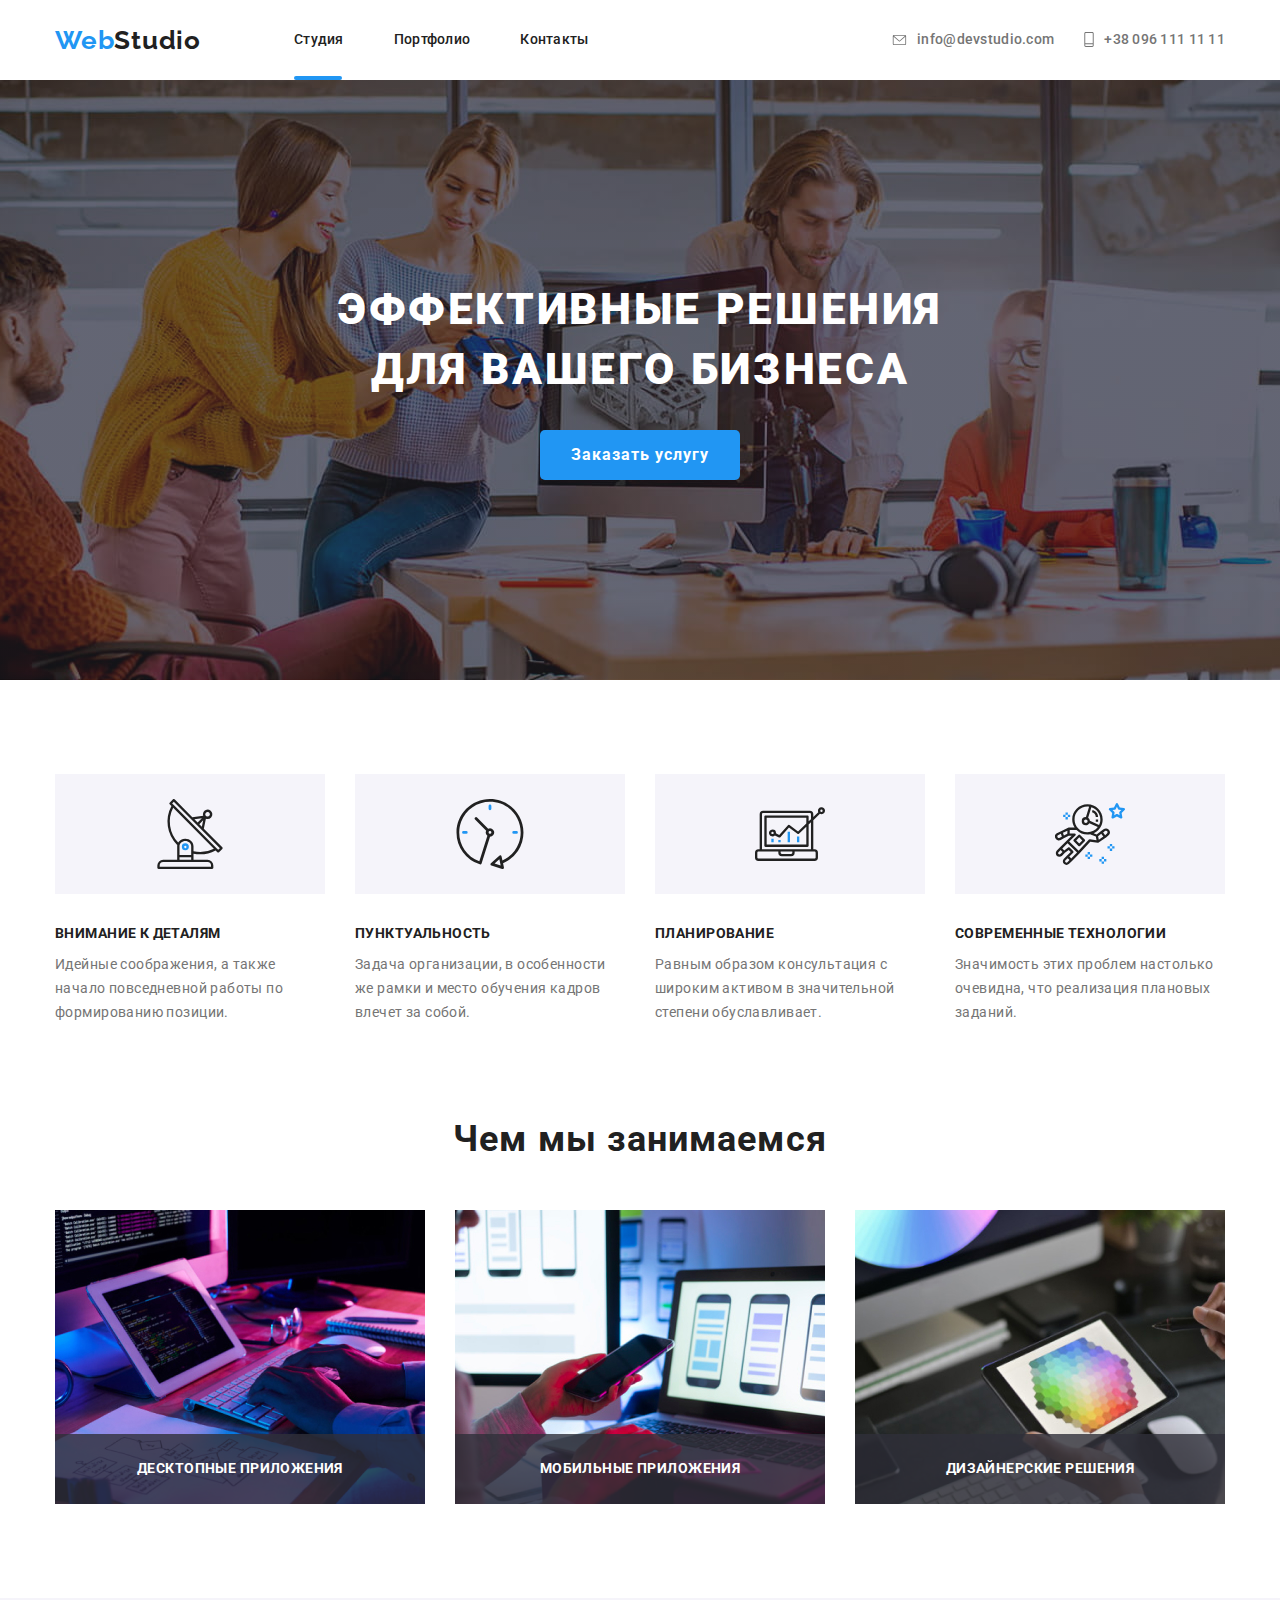
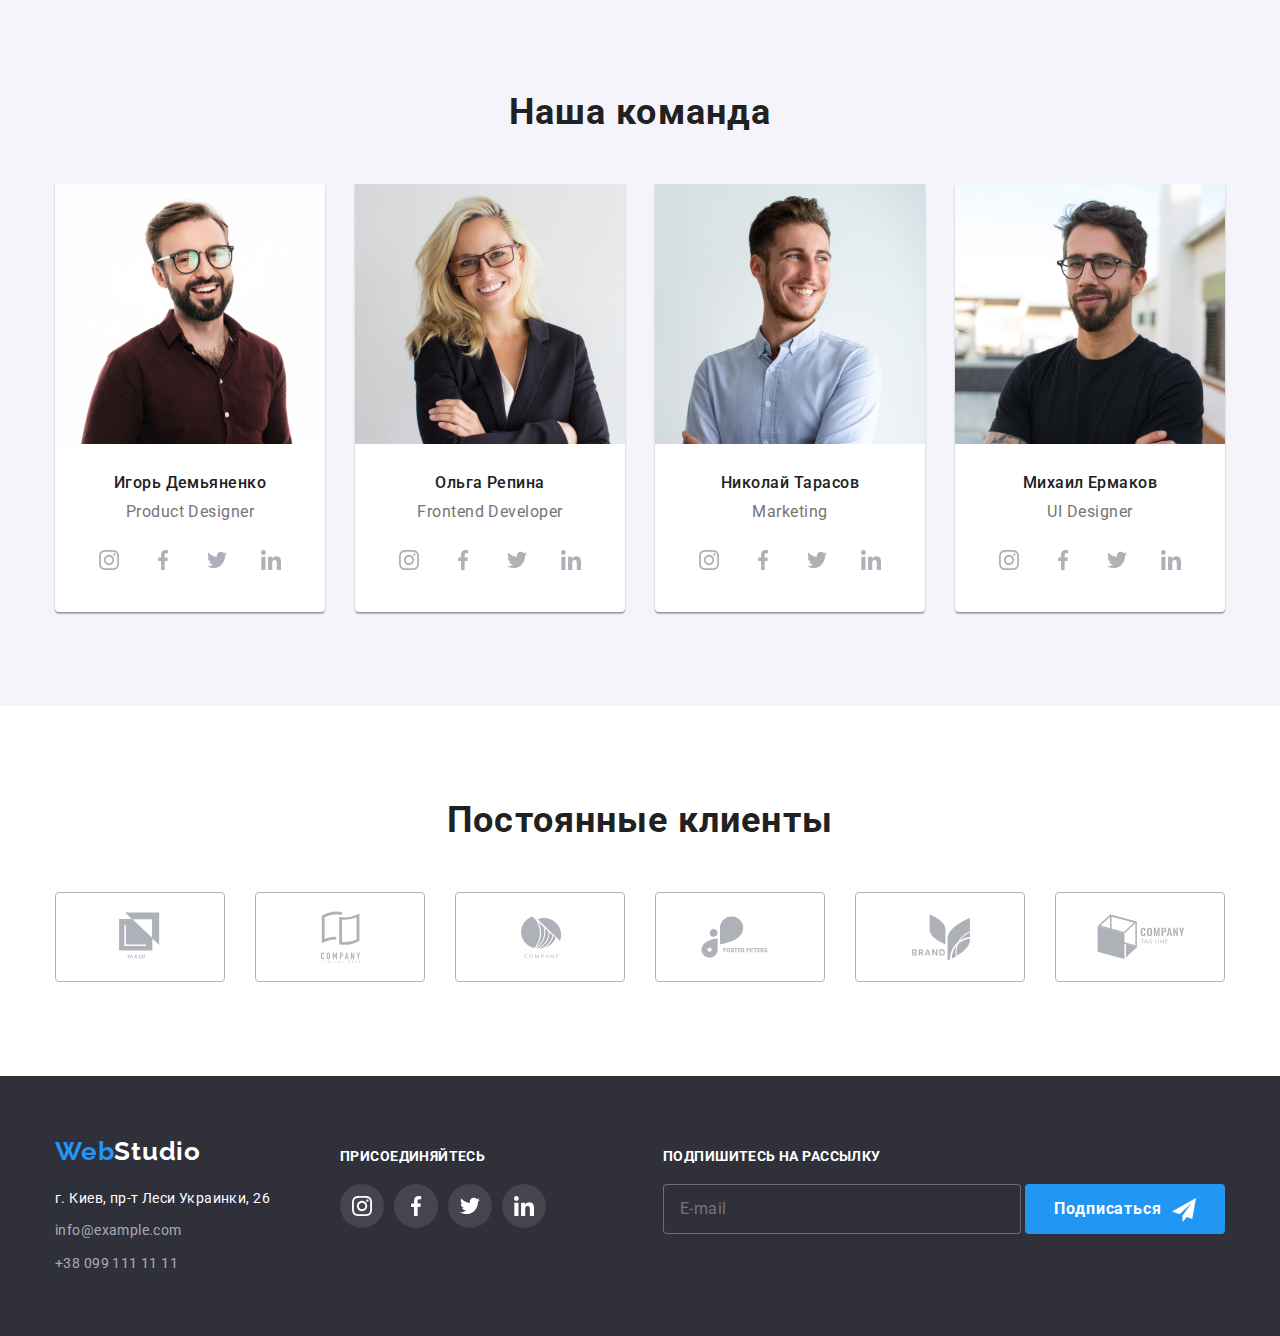
<file: index.html>
<!DOCTYPE html>
<html lang="ru">
  <head>
    <meta charset="UTF-8" />
    <meta name="viewport" content="width=device-width, initial-scale=1.0" />
    <title>Studio</title>
    <link
      href="https://fonts.googleapis.com/css2?family=Raleway:wght@700&family=Roboto:wght@400;500;700;900&display=swap"
      rel="stylesheet"
    />
    <link rel="stylesheet" href="./css/main.min.css" />
  </head>
  <body>
    <!-- Шапка сайта -->
    <header>
      <div class="container horizont">
        <nav class="navigate horizont">
          <a class="logo" href="./index.html"><span class="web">Web</span>Studio</a>
          <ul class="header-list">
            <li class="line">
              <a class="header-link" href="./index.html">Студия</a></li>
            <li>
              <a class="header-link" href="./portfolio.html">Портфолио</a>
            </li>
            <li>
              <a class="header-link" href="">Контакты</a></li>
          </ul>
        </nav>
        <address class="navigate horizont">
          <a class="header-link-mail" href="mailto:info@devstudio.com">
            <svg class="mail-svg">
              <use href="./images/icon/icomoon/symbol-defs.svg#icon-mail"></use>
            </svg>info@devstudio.com</a
          >
          <a class="header-link-phone" href="tel:+380961111111">
            <svg class="phone-svg">
              <use href="./images/icon/icomoon/symbol-defs.svg#icon-phone"></use>
            </svg>+38 096 111 11 11
          </a>
        </address>
      </div>
    </header>

    <!-- Главный контент -->
    <main>
      <!-- Герой -->
      <section class="hero">
        <div class="center">
          <h1 class="hero-title">
            Эффективные решения<br />
            для вашего бизнеса
          </h1>
          <!-- <a class="button" href="">Заказать услугу</a> -->
          <button class="button" data-modal-open>Заказать услугу</button>
        </div>
      </section>

      <!-- Модалка -->
      <div class="backdrop is-hidden" data-modal>
        <form class="modal" autocomplete="off">
          <p>Оставьте свои данные, мы вам перезвоним</p>
          <button class="modal-close" data-modal-close>
            <svg class="modal-svg-close">
              <use href="./images/symbol-defs-modal.svg#modal-close"></use>
            </svg>
          </button>
          <div class="form-field">
            <label class="form-margin" for="name">Имя</label>
            <div class="modal-relative">
              <input class="form-input" type="text" name="name" id="name">
              <svg class="modal-svg">
                <use href="./images/symbol-defs-modal.svg#modal-name"></use>
              </svg>
            </div>
          </div>

          <div class="form-field">
            <label class="form-margin" for="tel">Телефон</label>
            <div class="modal-relative">
              <input class="form-input" type="tel" name="tel" id="tel">
              <svg class="modal-svg">
                <use href="./images/symbol-defs-modal.svg#modal-phone"></use>
              </svg>
            </div>
          </div>

          <div class="form-field">
            <label class="form-margin" for="mail">Почта</label>
            <div class="modal-relative">
              <input class="form-input" type="email" name="mail" id="mail">
              <svg class="modal-svg">
                <use href="./images/symbol-defs-modal.svg#modal-mail"></use>
              </svg>
            </div>
          </div>

          <div class="form-field">
            <label class="form-margin" for="comment">Комментарий</label>
            <textarea class="form-textarea" name="comment" id="comment" rows="5" placeholder="Введите текст"></textarea>
          </div>

          <div class="form-checkbox">
            <label class="label-checkbox">
              <input class="checkbox" type="checkbox" name="checkbox">
              <span class="castom-checkbox"></span> Соглашаюсь с рассылкой и принимаю <a class="policy-link" href="">Условия договора</a>
            </label>
          </div>
          <div class="button-send">
            <button class="modal-button">Отправить</button>
          </div>

         
        </form>

      </div>


      <!-- Особенности -->
      <section class="container features">
        <h2 class="visually-hidden">Особенности</h2>
        <ul class="container horizont">
          <li class="features-item antenna">
            <h3 class="features-title">Внимание к деталям</h3>
            <p class="features-description">
              Идейные соображения, а также начало повседневной работы по
              формированию позиции.
            </p>
          </li>
          <li class="features-item clock">
            <h3 class="features-title">Пунктуальность</h3>
            <p class="features-description">
              Задача организации, в особенности же рамки и место обучения кадров
              влечет за собой.
            </p>
          </li>
          <li class="features-item plane">
            <h3 class="features-title">Планирование</h3>
            <p class="features-description">
              Равным образом консультация с широким активом в значительной
              степени обуславливает.
            </p>
          </li>
          <li class="features-item cosmonaut">
            <h3 class="features-title">Современные технологии</h3>
            <p class="features-description">
              Значимость этих проблем настолько очевидна, что реализация
              плановых заданий.
            </p>
          </li>
        </ul>
      </section>

      <!-- Чем мы занимаемся -->
      <section class="work">
        <div class="container">
          <h2 class="title center">Чем мы занимаемся</h2>
          <ul class="horizont">
            <li class="work-figure">
              <img src="./images/lesson1.jpg" alt="Lessons 1" width="370" />
              <p class="text-overlap">Десктопные приложения</p>
            </li>
            <li class="work-figure">
              <img src="./images/lesson2.jpg" alt="Lessons 2" width="370" />
              <p class="text-overlap">Мобильные приложения</p>
            </li>
            <li class="work-figure">
              <img src="./images/lesson3.jpg" alt="Lessons 3" width="370" />
              <p class="text-overlap">Дизайнерские решения</p>
            </li>
          </ul>
        </div>
      </section>

      <!-- Наша команда-->
      <section class="team">
        <div class="container social">
          <h2 class="title center">Наша команда</h2>
          <ul class="horizont">
            <li class="team-item">
              <img
                class="team-img"
                src="./images/colleague1.jpg"
                alt="colleague1"
                width="270"
              />
              <h3 class="team-name">Игорь Демьяненко</h3>
              <p class="team-position">Product Designer</p>
              <ul class="list-social-icons">
                <li class="social-icons-item">
                  <a class="social-icons-link" href="//www.instagram.com/">
                    <svg class="social-icons-svg">
                      <use  href="./images/icon/icomoon/symbol-defs.svg#icon-instagram"></use>
                    </svg>
                  </a>
                </li>
                <li class="social-icons-item">
                  <a class="social-icons-link" href="//www.facebook.com/">
                    <svg class="social-icons-svg">
                      <use href="./images/icon/icomoon/symbol-defs.svg#icon-facebook"></use>
                    </svg>
                  </a>
                </li>
                <li class="social-icons-item">
                  <a class="social-icons-link" href="//www.twitter.com/">
                    <svg class="social-icons-svg">
                      <use href="./images/icon/icomoon/symbol-defs.svg#icon-twitter"></use>
                    </svg>
                  </a>
                </li>
                <li class="social-icons-item" >
                  <a class="social-icons-link" href="//www.linkedin.com/">
                    <svg class="social-icons-svg">
                      <use href="./images/icon/icomoon/symbol-defs.svg#icon-linkedin"></use>
                    </svg>
                  </a>
                </li>
              </ul>
            </li>
            <li class="team-item">
              <img
                class="team-img"
                src="./images/colleague2.jpg"
                alt="colleague2"
                width="270"
              />
              <h3 class="team-name">Ольга Репина</h3>
              <p class="team-position">Frontend Developer</p>
              <ul class="list-social-icons">
                <li class="social-icons-item">
                  <a class="social-icons-link" href="//www.instagram.com/">
                    <svg class="social-icons-svg">
                      <use  href="./images/icon/icomoon/symbol-defs.svg#icon-instagram"></use>
                    </svg>
                  </a>
                </li>
                <li class="social-icons-item">
                  <a class="social-icons-link" href="//www.facebook.com/">
                    <svg class="social-icons-svg">
                      <use href="./images/icon/icomoon/symbol-defs.svg#icon-facebook"></use>
                    </svg>
                  </a>
                </li>
                <li class="social-icons-item">
                  <a class="social-icons-link" href="//www.twitter.com/">
                    <svg class="social-icons-svg">
                      <use href="./images/icon/icomoon/symbol-defs.svg#icon-twitter"></use>
                    </svg>
                  </a>
                </li>
                <li class="social-icons-item" >
                  <a class="social-icons-link" href="//www.linkedin.com/">
                    <svg class="social-icons-svg">
                      <use href="./images/icon/icomoon/symbol-defs.svg#icon-linkedin"></use>
                    </svg>
                  </a>
                </li>
              </ul>
            </li>
            <li class="team-item">
              <img
                class="team-img"
                src="./images/colleague3.jpg"
                alt="colleague3"
                width="270"
              />
              <h3 class="team-name">Николай Тарасов</h3>
              <p class="team-position">Marketing</p>
              <ul class="list-social-icons">
                <li class="social-icons-item">
                  <a class="social-icons-link" href="//www.instagram.com/">
                    <svg class="social-icons-svg">
                      <use  href="./images/icon/icomoon/symbol-defs.svg#icon-instagram"></use>
                    </svg>
                  </a>
                </li>
                <li class="social-icons-item">
                  <a class="social-icons-link" href="//www.facebook.com/">
                    <svg class="social-icons-svg">
                      <use href="./images/icon/icomoon/symbol-defs.svg#icon-facebook"></use>
                    </svg>
                  </a>
                </li>
                <li class="social-icons-item">
                  <a class="social-icons-link" href="//www.twitter.com/">
                    <svg class="social-icons-svg">
                      <use href="./images/icon/icomoon/symbol-defs.svg#icon-twitter"></use>
                    </svg>
                  </a>
                </li>
                <li class="social-icons-item" >
                  <a class="social-icons-link" href="//www.linkedin.com/">
                    <svg class="social-icons-svg">
                      <use href="./images/icon/icomoon/symbol-defs.svg#icon-linkedin"></use>
                    </svg>
                  </a>
                </li>
              </ul>
            </li>
            <li class="team-item">
              <img
                class="team-img"
                src="./images/colleague4.jpg"
                alt="colleague4"
                width="270"
              />
              <h3 class="team-name">Михаил Ермаков</h3>
              <p class="team-position">UI Designer</p>
              <ul class="list-social-icons">
                <li class="social-icons-item">
                  <a class="social-icons-link" href="//www.instagram.com/">
                    <svg class="social-icons-svg">
                      <use  href="./images/icon/icomoon/symbol-defs.svg#icon-instagram"></use>
                    </svg>
                  </a>
                </li>
                <li class="social-icons-item">
                  <a class="social-icons-link" href="//www.facebook.com/">
                    <svg class="social-icons-svg">
                      <use href="./images/icon/icomoon/symbol-defs.svg#icon-facebook"></use>
                    </svg>
                  </a>
                </li>
                <li class="social-icons-item">
                  <a class="social-icons-link" href="//www.twitter.com/">
                    <svg class="social-icons-svg">
                      <use href="./images/icon/icomoon/symbol-defs.svg#icon-twitter"></use>
                    </svg>
                  </a>
                </li>
                <li class="social-icons-item" >
                  <a class="social-icons-link" href="//www.linkedin.com/">
                    <svg class="social-icons-svg">
                      <use href="./images/icon/icomoon/symbol-defs.svg#icon-linkedin"></use>
                    </svg>
                  </a>
                </li>
              </ul>
            </li>
          </ul>
        </div>
      </section>

      <!-- Постоянные клиенты -->
      <section class="clients">
        <div class="container">
          <h2 class="title center">Постоянные клиенты</h2>
          <ul class="clients-list">
            <li class="clients-item"><a class="clients-link" href="">
              <svg class="clients-icons-svg">
                <use href="./images/icon/icomoon/symbol-defs.svg#icon-client-1"></use>
              </svg>
            </a></li>
            <li class="clients-item"><a class="clients-link" href="">
              <svg class="clients-icons-svg">
                <use  href="./images/icon/icomoon/symbol-defs.svg#icon-client-2"></use>
              </svg>
            </a></li>
            <li class="clients-item"><a class="clients-link" href="">
              <svg class="clients-icons-svg">
                <use href="./images/icon/icomoon/symbol-defs.svg#icon-client-3"></use>
              </svg>
            </a></li>
            <li class="clients-item"><a class="clients-link" href="">
              <svg class="clients-icons-svg">
                <use  href="./images/icon/icomoon/symbol-defs.svg#icon-client-4"></use>
              </svg>
            </a></li>
            <li class="clients-item"><a class="clients-link" href="">
              <svg class="clients-icons-svg">
                <use  href="./images/icon/icomoon/symbol-defs.svg#icon-client-5"></use>
              </svg>
            </a></li>
            <li class="clients-item"><a class="clients-link" href="">
              <svg class="clients-icons-svg">
                <use  href="./images/icon/icomoon/symbol-defs.svg#icon-client-6"></use>
              </svg>
            </a></li>
          </ul>
        </div>
      </section>
    </main>

    <!-- Футер -->
    <footer>
      <div class="container footer-flex">
        <section>
          <a class="logo footer-logo" href="./index.html"
            ><span class="web">Web</span><span class="studio">Studio</span></a
          >
          <h2 class="visually-hidden">Контакты</h2>
          <address class="address">
            г. Киев, пр-т Леси Украинки, 26<br />
            <a class="address-link mail-footer" href="mailto:info@example.com"
              >info@example.com</a
            ><br />
            <a class="address-link" href="tel:+380991111111">+38 099 111 11 11</a>
          </address>
        </section>
        <section class="welcome">
          <h2 class="footer-title">Присоединяйтесь</h2>
          <ul class="footer-social-icons">
            <li class="social-icons-item">
              <a class="bg-social" href="//www.instagram.com/">
                <svg class="social-footer-svg">
                  <use  href="./images/icon/icomoon/symbol-defs.svg#icon-instagram"></use>
                </svg>
              </a>
            </li>
            <li class="social-icons-item">
              <a class="bg-social" href="//www.facebook.com/">
                <svg class="social-footer-svg">
                  <use href="./images/icon/icomoon/symbol-defs.svg#icon-facebook"></use>
                </svg>
              </a>
            </li>
            <li class="social-icons-item">
              <a class="bg-social" href="//www.twitter.com/">
                <svg class="social-footer-svg">
                  <use href="./images/icon/icomoon/symbol-defs.svg#icon-twitter"></use>
                </svg>
              </a>
            </li>
            <li class="social-icons-item" >
              <a class="bg-social" href="//www.linkedin.com/">
                <svg class="social-footer-svg">
                  <use href="./images/icon/icomoon/symbol-defs.svg#icon-linkedin"></use>
                </svg>
              </a>
            </li>
          </ul>
        </section>
        <div class="subscription">
          <h2 class="footer-title">Подпишитесь на рассылку</h2>
          <input class="subscription-email" type="email" name="mail" placeholder="E-mail" autocomplete="off"/>
          <button class="footer-button">Подписаться<svg class="send-fly-svg">
              <use href="./images/symbol-defs-modal.svg#send-fly"></use>
            </svg>
          </button>
        </div>
      </div>
      
    </footer>
    <script src="./modal.js"></script>
  </body>
</html>
</file>
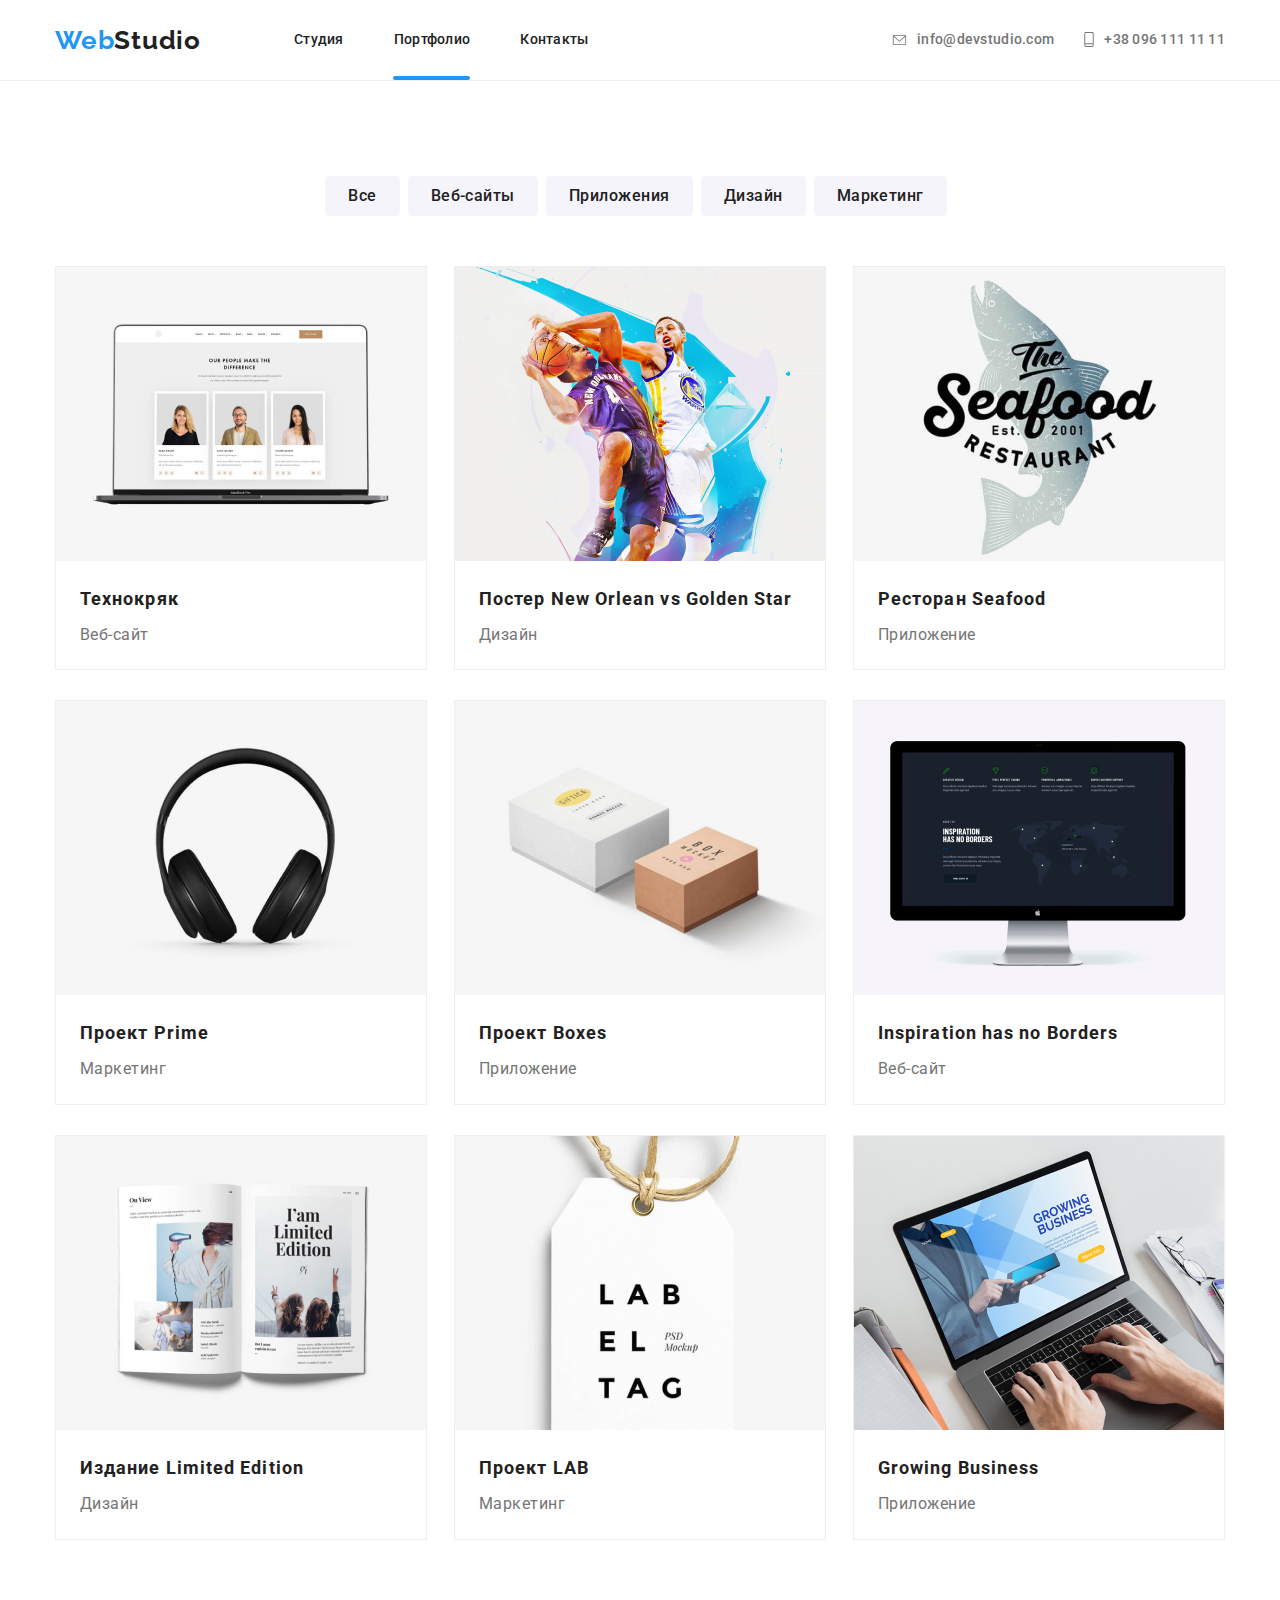
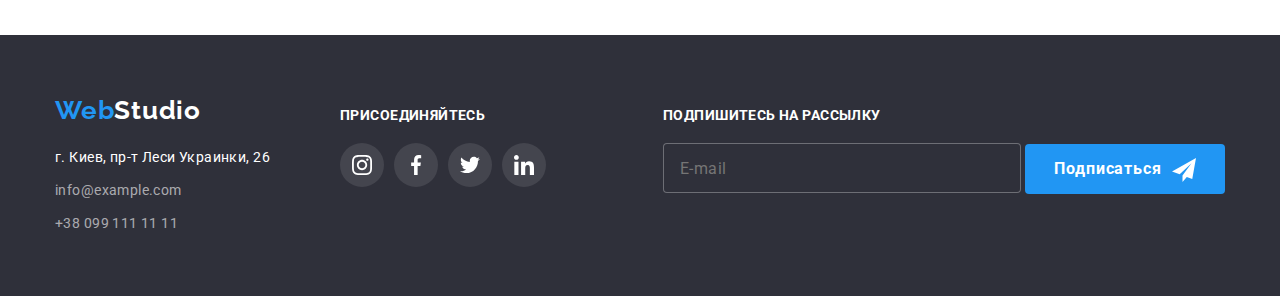
<file: portfolio.html>
<!DOCTYPE html>
<html lang="ru">
  <head>
    <meta charset="UTF-8" />
    <meta name="viewport" content="width=device-width, initial-scale=1.0" />
    <title>Portfolio</title>
    <link
      href="https://fonts.googleapis.com/css2?family=Raleway:wght@700&family=Roboto:wght@400;500;700;900&display=swap"
      rel="stylesheet"
    />
    <link rel="stylesheet" href="./css/main.min.css" />
  </head>
  <body>
    <!-- Шапка сайта -->
    <header class="header-line">
      <div class="container horizont">
        <nav class="navigate horizont">
          <a class="logo" href="./index.html"
            ><span class="web">Web</span>Studio</a
          >
          <ul class="header-list">
            <li>
              <a class="header-link" href="./index.html">Студия</a></li>
            <li class="line-portfolio">
              <a class="header-link" href="./portfolio.html">Портфолио</a>
            </li>
            <li>
              <a class="header-link" href="">Контакты</a></li>
          </ul>
        </nav>
        <address class="navigate horizont">
          <a class="header-link-mail" href="mailto:info@devstudio.com">
            <svg class="mail-svg">
              <use href="./images/icon/icomoon/symbol-defs.svg#icon-mail"></use>
            </svg>info@devstudio.com</a
          >
          <a class="header-link-phone" href="tel:+380961111111">
            <svg class="phone-svg">
              <use href="./images/icon/icomoon/symbol-defs.svg#icon-phone"></use>
          </svg>+38 096 111 11 11</a>
        </address>
      </div>
    </header>

    <!-- Главный контент -->
    <main>
      <section class="portfolio-padding">
        <div class="container ">
          <h1 class="visually-hidden">Портфолио</h1>
          <ul class="filter">
            <li class="filter-item">
              <button type="button" class="button-filter">Все</button>
            </li>
            <li class="filter-item">
              <button type="button" class="button-filter">Веб-сайты</button>
            </li>
            <li class="filter-item">
              <button type="button" class="button-filter">Приложения</button>
            </li>
            <li class="filter-item">
              <button type="button" class="button-filter">Дизайн</button>
            </li>
            <li class="filter-item">
              <button type="button" class="button-filter">Маркетинг</button>
            </li>
          </ul>
          <ul class="portfolio">
            <li class="portfolio-item portfolio-bottom ">
              <a class="portfolio-link shadow" href="">
                <div class="portfolio-div-overlap">
                  <img
                    src="./images-portfolio/portfolio1.jpg"
                    alt="Portfolio1"
                    width="370"
                  />
                  <p class="portfolio-overlap">
                    Технокряк это современная площадка распостранения короновируса. Компания использует эту платформу для цифрового шпионажа и атак на защищённые сервера конкурентов. 
                  </p>
                </div>  
                <div class="portfolio-name">
                  <h2 class="projects-title">Технокряк</h2>
                  <p class="projects-kind">Веб-сайт</p>
                </div>
              </a>
            </li>
            <li class="portfolio-item portfolio-bottom">
              <a class="portfolio-link shadow" href="">
                <div class="portfolio-div-overlap">
                  <img
                    src="./images-portfolio/portfolio2.jpg"
                    alt="Portfolio2"
                    width="370"
                  />
                  <p class="portfolio-overlap">
                      Технокряк это современная площадка распостранения короновируса. Компания использует эту платформу для цифрового шпионажа и атак на защищённые сервера конкурентов. 
                  </p>
                </div>
                <div class="portfolio-name">
                  <h2 class="projects-title">Постер New Orlean vs Golden Star</h2>
                  <p class="projects-kind">Дизайн</p>
                </div>
              </a>
            </li>
            <li class="portfolio-item portfolio-bottom">
              <a class="portfolio-link shadow" href="">
                <div class="portfolio-div-overlap">
                  <img
                    src="./images-portfolio/portfolio3.jpg"
                    alt="Portfolio3"
                    width="370"
                  />
                  <p class="portfolio-overlap">
                      Технокряк это современная площадка распостранения короновируса. Компания использует эту платформу для цифрового шпионажа и атак на защищённые сервера конкурентов. 
                  </p>
                </div>
                <div class="portfolio-name">
                  <h2 class="projects-title">Ресторан Seafood</h2>
                  <p class="projects-kind">Приложение</p>
                </div>
              </a>
            </li>
            <li class="portfolio-item portfolio-bottom">
              <a class="portfolio-link shadow" href="">
                <div class="portfolio-div-overlap">
                  <img
                    src="./images-portfolio/portfolio4.jpg"
                    alt="Portfolio4"
                    width="370"
                  />
                  <p class="portfolio-overlap">
                      Технокряк это современная площадка распостранения короновируса. Компания использует эту платформу для цифрового шпионажа и атак на защищённые сервера конкурентов. 
                  </p>
                </div>
                <div class="portfolio-name">
                  <h2 class="projects-title">Проект Prime</h2>
                  <p class="projects-kind">Маркетинг</p>
                </div>
              </a>
            </li>
            <li class="portfolio-item portfolio-bottom">
              <a class="portfolio-link shadow" href="">
                <div class="portfolio-div-overlap">
                  <img
                    src="./images-portfolio/portfolio5.jpg"
                    alt="Portfolio5"
                    width="370"
                  />
                  <p class="portfolio-overlap">
                      Технокряк это современная площадка распостранения короновируса. Компания использует эту платформу для цифрового шпионажа и атак на защищённые сервера конкурентов. 
                  </p>
                </div>
                <div class="portfolio-name">
                  <h2 class="projects-title">Проект Boxes</h2>
                  <p class="projects-kind">Приложение</p>
                </div>
              </a>
            </li>
            <li class="portfolio-item portfolio-bottom">
              <a class="portfolio-link shadow" href="">
                <div class="portfolio-div-overlap">
                  <img
                    src="./images-portfolio/portfolio6.jpg"
                    alt="Portfolio6"
                    width="370"
                  />
                  <p class="portfolio-overlap">
                      Технокряк это современная площадка распостранения короновируса. Компания использует эту платформу для цифрового шпионажа и атак на защищённые сервера конкурентов. 
                  </p>
                </div>
                <div class="portfolio-name">
                  <h2 class="projects-title">Inspiration has no Borders</h2>
                  <p class="projects-kind">Веб-сайт</p>
                </div>
              </a>
            </li>
            <li class="portfolio-item">
              <a class="portfolio-link shadow" href="">
                <div class="portfolio-div-overlap">
                  <img
                    src="./images-portfolio/portfolio7.jpg"
                    alt="Portfolio7"
                    width="370"
                  />
                  <p class="portfolio-overlap">
                      Технокряк это современная площадка распостранения короновируса. Компания использует эту платформу для цифрового шпионажа и атак на защищённые сервера конкурентов. 
                  </p>
                </div>
                <div class="portfolio-name">
                  <h2 class="projects-title">Издание Limited Edition</h2>
                  <p class="projects-kind">Дизайн</p>
                </div>
              </a>
            </li>
            <li class="portfolio-item">
              <a class="portfolio-link shadow" href="">
                <div class="portfolio-div-overlap">
                  <img
                    src="./images-portfolio/portfolio8.jpg"
                    alt="Portfolio8"
                    width="370"
                  />
                  <p class="portfolio-overlap">
                      Технокряк это современная площадка распостранения короновируса. Компания использует эту платформу для цифрового шпионажа и атак на защищённые сервера конкурентов. 
                  </p>
                </div>
                <div class="portfolio-name">
                  <h2 class="projects-title">Проект LAB</h2>
                  <p class="projects-kind">Маркетинг</p>
                </div>
              </a>
            </li>
            <li class="portfolio-item">
              <a class="portfolio-link shadow" href="">
                <div class="portfolio-div-overlap">
                  <img
                    src="./images-portfolio/portfolio9.jpg"
                    alt="Portfolio9"
                    width="370"
                  />
                  <p class="portfolio-overlap">
                      Технокряк это современная площадка распостранения короновируса. Компания использует эту платформу для цифрового шпионажа и атак на защищённые сервера конкурентов. 
                  </p>
                </div>
                <div class="portfolio-name">
                  <h2 class="projects-title">Growing Business</h2>
                  <p class="projects-kind">Приложение</p>
                </div>
              </a>
            </li>
          </ul>
        </div>
      </section>
    </main>

    <!-- Футер в portfolio -->
    <footer>
      <div class="container footer-flex">
        <section>
          <a class="logo footer-logo" href="./index.html"
            ><span class="web">Web</span><span class="studio">Studio</span></a
          >
          <h2 class="visually-hidden">Контакты</h2>
          <address class="address">
            г. Киев, пр-т Леси Украинки, 26<br />
            <a class="address-link mail-footer" href="mailto:info@example.com"
              >info@example.com</a
            ><br />
            <a class="address-link" href="tel:+380991111111">+38 099 111 11 11</a>
          </address>
        </section>
        <section class="welcome">
          <h2 class="footer-title">Присоединяйтесь</h2>
          <ul class="footer-social-icons">
            <li class="social-icons-item">
              <a class="bg-social" href="//www.instagram.com/">
                <svg class="social-footer-svg">
                  <use  href="./images/icon/icomoon/symbol-defs.svg#icon-instagram"></use>
                </svg>
              </a>
            </li>
            <li class="social-icons-item">
              <a class="bg-social" href="//www.facebook.com/">
                <svg class="social-footer-svg">
                  <use href="./images/icon/icomoon/symbol-defs.svg#icon-facebook"></use>
                </svg>
              </a>
            </li>
            <li class="social-icons-item">
              <a class="bg-social" href="//www.twitter.com/">
                <svg class="social-footer-svg">
                  <use href="./images/icon/icomoon/symbol-defs.svg#icon-twitter"></use>
                </svg>
              </a>
            </li>
            <li class="social-icons-item" >
              <a class="bg-social" href="//www.linkedin.com/">
                <svg class="social-footer-svg">
                  <use href="./images/icon/icomoon/symbol-defs.svg#icon-linkedin"></use>
                </svg>
              </a>
            </li>
          </ul>
        </section>
        <div class="subscription">
          <h2 class="footer-title">Подпишитесь на рассылку</h2>
          <input class="subscription-email" type="email" name="mail" placeholder="E-mail" autocomplete="off"/>
          <button class="footer-button">Подписаться<svg class="send-fly-svg">
              <use href="./images/symbol-defs-modal.svg#send-fly"></use>
            </svg>
          </button>
        </div>
      </div>
    </footer>
  </body>
</html>
</file>
<file: css/main.min.css>
html{box-sizing:border-box}*,*::before,*::after{box-sizing:inherit}h1,h2,h3,h4,h5,h6,p{margin-top:0;margin-bottom:0}figure{margin:0;padding:0}body{font-family:"Roboto",sans-serif;background-color:#fff;margin:0px}header{padding:25px 0px 0px 0px}footer{background-color:#2f303a;padding:60px 0}a{text-decoration:none}ul{margin-top:0;margin-bottom:0;padding:0}li{list-style-type:none}img{display:block;max-width:100%;height:auto}input{margin:0}.visually-hidden{position:absolute !important;clip:rect(1px 1px 1px 1px);clip:rect(1px, 1px, 1px, 1px);padding:0 !important;border:0 !important;height:1px !important;width:1px !important;overflow:hidden}.container{width:1200px;padding-right:15px;padding-left:15px;margin-right:auto;margin-left:auto;align-content:center;vertical-align:baseline}.horizont{display:flex;justify-content:space-between}.center{text-align:center}.title{color:#212121;font-size:36px;font-weight:bold;line-height:1.16;letter-spacing:.03em;margin-bottom:50px}.logo{margin-bottom:24px;color:#212121;font-family:"Raleway", sans-serif;font-size:26px;font-weight:bold;line-height:1.19;letter-spacing:.03em}.web{color:#2196f3}.studio{color:#fff}.footer-logo{display:block;margin-bottom:20px}.button{width:200px;height:50px;border:1px solid transparent;border-radius:5px;outline:none;background-color:#2196f3;color:#fff;font-family:"Roboto",sans-serif;font-size:16px;font-weight:bold;line-height:1.87;letter-spacing:.06em;align-items:center;text-align:center;transition-property:background-color;transition-duration:250ms;transition-timing-function:cubic-bezier(0.4, 0, 0.2, 1)}.button:focus{background-color:#fff;color:#2196f3;border-color:#2196f3}.backdrop{position:fixed;top:0;left:0;width:100%;height:100%;z-index:5;background-color:rgba(0,0,0,0.2)}.backdrop.is-hidden{opacity:0;pointer-events:none}.modal{position:absolute;top:50%;left:50%;transform:translate(-50%, -50%);min-width:528px;min-height:581px;padding:38px;background-color:#fff}.modal p{color:#212121;font-family:"Roboto",sans-serif;font-size:20px;font-weight:bold;line-height:1.15;letter-spacing:.03em;align-items:center;text-align:center;margin-bottom:12px}.modal label{color:#757575;font-family:"Roboto",sans-serif;font-size:12px;font-weight:normal;line-height:1.16;letter-spacing:.01em}.modal-close{position:absolute;top:8px;right:8px;width:30px;height:30px;padding:0;margin:0;border:1px solid rgba(0,0,0,0.1);border-radius:50%;background-color:#fff}.modal-svg-close{position:absolute;display:inline-flex;width:12px;height:12px;top:50%;left:50%;transform:translate(-50%, -50%);fill:#212121;transition-property:fill;transition-duration:250ms;transition-timing-function:cubic-bezier(0.4, 0, 0.2, 1)}.modal-close:hover .modal-svg-close,.modal-close:focus .modal-svg-close{fill:#2196f3}.form-field{display:flex;flex-direction:column;margin-bottom:10px}.form-margin{margin-bottom:4px}.form-input{width:448px;height:40px;padding:14px 15px 14px 42px;border:1px solid rgba(33,33,255,0.2);border-radius:4px;outline:none;transition-property:border-color;transition-duration:250ms;transition-timing-function:cubic-bezier(0.4, 0, 0.2, 1)}.form-input:focus{border-color:#2196f3}.form-input:focus+.modal-svg{fill:#2196f3}.modal-relative{position:relative}.modal-svg{position:absolute;display:flex;width:12px;height:12px;top:50%;left:15px;transform:translateY(-50%);fill:#212121;transition-property:fill;transition-duration:250ms;transition-timing-function:cubic-bezier(0.4, 0, 0.2, 1)}.form-textarea{width:448px;height:120px;border:1px solid rgba(33,33,255,0.2);border-radius:4px;outline:none;color:#000000;font-family:"Roboto",sans-serif;font-size:16px;font-weight:normal;line-height:1.25;letter-spacing:.03em;resize:none;padding:12px 16px;transition-property:border-color;transition-duration:250ms;transition-timing-function:cubic-bezier(0.4, 0, 0.2, 1)}.form-textarea::placeholder{color:rgba(117,117,177,0.5);font-family:"Roboto",sans-serif;font-size:12px;font-weight:normal;line-height:1.16;letter-spacing:.01em}.form-textarea:focus{border-color:#2196f3}.form-checkbox{padding-left:14px;padding-bottom:30px}.form-checkbox a{text-decoration:underline;color:#2196f3}.form-checkbox label{color:#757575;font-family:"Roboto",sans-serif;font-size:14px;font-weight:normal;line-height:.14;letter-spacing:.03em}.modal-button{width:200px;height:50px;text-align:center;border:1px solid transparent;border-radius:4px;outline:none;background-color:#2196f3;color:#fff;font-family:"Roboto",sans-serif;font-size:16px;font-weight:bold;line-height:1.87;letter-spacing:.06em;box-shadow:0px 4px 4px rgba(0,0,0,0.15);transition-property:background-color;transition-duration:250ms;transition-timing-function:cubic-bezier(0.4, 0, 0.2, 1)}.modal-button:focus{background-color:#fff;color:#2196f3;border-color:#2196f3}.label-checkbox{display:inline-flex;align-items:center;vertical-align:bottom}.checkbox{position:absolute !important;clip:rect(1px 1px 1px 1px);clip:rect(1px, 1px, 1px, 1px);padding:0 !important;border:0 !important;height:1px !important;width:1px !important;overflow:hidden}.castom-checkbox{display:inline-block;height:15px;width:16px;border:2px solid black;border-radius:2px;margin-right:7px}.checkbox:checked+.castom-checkbox{background-image:url(../images/full-check.svg);background-color:#2196f3;border-color:#2196f3;background-origin:border-box;background-size:contain}.policy-link{margin-left:3px}.button-send{text-align:center}.subscription{margin-top:12px;margin-left:auto}.subscription-email{height:50px;width:358px;padding:15px 16px;border:1px solid rgba(255,255,255,0.3);border-radius:4px;outline:none;background-color:#2f303a;color:rgba(255,255,255,0.6);font-family:"Roboto",sans-serif;font-size:16px;font-weight:normal;line-height:1.25;letter-spacing:.03em}.footer-button{width:200px;height:50px;align-items:center;text-align:center;border:1px solid transparent;border-radius:4px;outline:none;background-color:#2196f3;color:#fff;font-family:"Roboto",sans-serif;font-size:16px;font-weight:bold;line-height:1.87;letter-spacing:.06em;transition-property:background-color;transition-duration:250ms;transition-timing-function:cubic-bezier(0.4, 0, 0.2, 1)}.footer-button:focus{background-color:#fff;color:#2196f3}.send-fly-svg{width:24px;height:24px;vertical-align:middle;margin-left:10px;fill:#fff}.footer-button:focus .send-fly-svg{fill:#2196f3}.list-social-icons{display:flex;width:calc((100% - 30px) / 4);margin:16px 32px 30px}.social-icons-link{display:flex;justify-content:center;align-items:center;width:44px;height:44px;border-radius:50%;background-color:#fff;transition-property:background-color;transition-duration:250ms;transition-timing-function:cubic-bezier(0.4, 0, 0.2, 1)}.social-icons-link:hover,.social-icons-link:focus{background-color:#2196f3}.social-icons-item:not(:last-child){margin-right:10px}.social-icons-svg{width:20px;height:20px;fill:#afb1b8;transition-property:fill;transition-duration:250ms;transition-timing-function:cubic-bezier(0.4, 0, 0.2, 1)}.social-icons-link:hover .social-icons-svg,.social-icons-link:focus .social-icons-svg{fill:#fff}.header{display:flex;align-items:flex-end}.header-list{position:relative;display:flex;flex-direction:row;margin-left:93px;padding-bottom:28px}.header-list li:not(:first-child){margin-left:50px}.header-link{color:#212121;font-family:"Roboto",sans-serif;font-size:14px;font-weight:500;line-height:1.14;letter-spacing:.02em;font-style:normal;transition-property:color;transition-duration:250ms;transition-timing-function:cubic-bezier(0.4, 0, 0.2, 1)}.header-link:hover,.header-link:focus{color:#2196f3}.header-link-mail{display:inline-flex;align-items:center;margin-right:30px;padding-bottom:25px;color:#757575;font-family:"Roboto",sans-serif;font-size:14px;font-weight:500;line-height:1.14;letter-spacing:.02em;font-style:normal;transition-property:color;transition-duration:250ms;transition-timing-function:cubic-bezier(0.4, 0, 0.2, 1)}.header-link-mail:hover,.header-link-mail:focus{color:#2196f3}.mail-svg{width:15px;height:10px;margin-right:10px;fill:#757575;transition-property:fill;transition-duration:250ms;transition-timing-function:cubic-bezier(0.4, 0, 0.2, 1)}.header-link-mail:hover .mail-svg,.header-link-mail:focus .mail-svg{fill:#2196f3}.header-link-phone{display:inline-flex;align-items:center;padding-bottom:25px;color:#757575;font-family:"Roboto",sans-serif;font-size:14px;font-weight:500;line-height:1.14;letter-spacing:.02em;font-style:normal;transition-property:color;transition-duration:250ms;transition-timing-function:cubic-bezier(0.4, 0, 0.2, 1)}.header-link-phone:hover,.header-link-phone:focus{color:#2196f3}.phone-svg{width:10px;height:15px;margin-right:10px;fill:#757575;transition-property:fill;transition-duration:250ms;transition-timing-function:cubic-bezier(0.4, 0, 0.2, 1)}.header-link-phone:hover .phone-svg,.header-link-phone:focus .phone-svg{fill:#2196f3}.navigate{justify-content:space-between;align-items:center}.line::after{content:"";display:block;height:4px;width:48px;position:absolute;right:0;bottom:-4px;left:0;background-color:#2196f3;border-radius:2px}.line-portfolio::after{content:"";display:block;height:4px;width:77px;position:absolute;right:0;bottom:-4px;left:99px;background-color:#2196f3;border-radius:2px}.hero{background-image:radial-gradient(rgba(47,48,58,0.4), rgba(47,48,58,0.4)),url(../images/hero-img.jpg);background-repeat:no-repeat;background-position:center;padding:200px 0}.hero-title{margin-bottom:30px;color:#fff;font-family:"Roboto",sans-serif;font-size:44px;font-weight:900;line-height:1.36;letter-spacing:.06em;text-align:center;text-transform:uppercase}.features{padding:94px 0}.features-title{margin-bottom:10px;margin-top:30px;color:#212121;font-size:14px;font-weight:bold;line-height:1.4;letter-spacing:.03em;text-transform:uppercase}.features-description{margin-bottom:0;color:#757575;font-size:14px;font-weight:normal;line-height:1.7;letter-spacing:.03em}.features-item{width:calc((100% - 90px) / 4);margin-right:30px}.features-item:last-child{margin-right:0px}.antenna::before{content:"";display:block;height:120px;background-color:#f5f4fa;background-image:url(../images/icon/antenna.svg);background-repeat:no-repeat;background-position:center}.clock::before{content:"";display:block;height:120px;background-color:#f5f4fa;background-image:url(../images/icon/clock.svg);background-repeat:no-repeat;background-position:center}.plane::before{content:"";display:block;height:120px;background-color:#f5f4fa;background-image:url(../images/icon/diagram.svg);background-repeat:no-repeat;background-position:center}.cosmonaut::before{content:"";display:block;height:120px;background-color:#f5f4fa;background-image:url(../images/icon/astronaut.svg);background-repeat:no-repeat;background-position:center}.work{padding-bottom:94px}.work-figure{position:relative}.work-figure::after{content:"";position:absolute;bottom:0;left:0;width:100%;height:70px}.text-overlap{position:absolute;left:0;bottom:0;width:100%;padding-top:27px;padding-bottom:27px;color:#fff;background-color:rgba(47,48,58,0.8);font-family:"Roboto",sans-serif;font-size:14px;font-weight:bold;line-height:1.14;letter-spacing:.03em;text-align:center;text-transform:uppercase}.team{padding-top:94px;padding-bottom:94px;background-color:#f5f4fa}.team-name{margin-bottom:10px;color:#212121;font-size:16px;font-weight:500;line-height:1.18;letter-spacing:.03em;text-align:center}.team-position{margin-bottom:16px;color:#757575;font-size:16px;font-weight:normal;line-height:1.18;letter-spacing:.03em;text-align:center}.team-item{background:#fff;box-shadow:0px 1px 3px rgba(0,0,0,0.12),0px 1px 1px rgba(0,0,0,0.14),0px 2px 1px rgba(0,0,0,0.2);border-radius:0px 0px 4px 4px}.team-img{margin-bottom:30px}.clients{padding-top:94px;padding-bottom:94px}.clients-list{display:flex;width:calc((100% - 150px) / 6);height:90px}.clients-item:not(:last-child){margin-right:30px}.clients-link{display:inline-block;width:170px;height:90px}.clients-icons-svg{width:170px;height:90px;border:1px solid #afb1b8;border-radius:4px;fill:#afb1b8;transition-property:fill;transition-duration:250ms;transition-timing-function:cubic-bezier(0.4, 0, 0.2, 1)}.clients-link:hover .clients-icons-svg,.clients-link:focus .clients-icons-svg{fill:#2196f3;border-color:#2196f3}.footer{padding:60px 0;justify-content:flex-start;background-color:#2f303a}.footer-title{margin-bottom:20px;color:#fff;font-family:"Roboto",sans-serif;font-size:14px;font-weight:bold;line-height:1.17;letter-spacing:.03em;text-transform:uppercase}.footer-flex{display:flex}.address{display:inline-block;color:#fff;font-family:"Roboto",sans-serif;font-size:14px;font-weight:normal;line-height:1.71;letter-spacing:.03em;font-style:normal}.address-link{display:inline-block;color:rgba(255,255,255,0.6);font-family:"Roboto",sans-serif;font-size:14px;font-weight:normal;line-height:1.71;letter-spacing:.03em;font-style:normal}.mail-footer{margin:9px 0}.welcome{margin-top:12px;margin-left:70px}.footer-social-icons{display:flex;width:calc((100% - 30px) / 4);margin-top:16px;margin-bottom:30px}.bg-social{display:flex;width:44px;height:44px;justify-content:center;align-items:center;border-radius:50%;background-color:rgba(255,255,255,0.1);transition-property:background-color;transition-duration:250ms;transition-timing-function:cubic-bezier(0.4, 0, 0.2, 1)}.bg-social:hover .social-icons-svg,.bg-social:focus .social-icons-svg{fill:#fff}.bg-social:hover,.bg-social:focus{background-color:#2196f3}.social-footer-svg{width:20px;height:20px;fill:#fff}.header-line{border-bottom:1px solid #ECECEC}.portfolio-padding{padding-top:95px;padding-bottom:95px}.button-filter{display:inline-block;padding:6px 22px;border:1px solid transparent;border-radius:4px;background-color:#f5f4fa;color:#212121;font-family:"Roboto",sans-serif;font-size:16px;font-weight:500;line-height:1.6;letter-spacing:.03em;transition-property:background-color color box-shadow;transition-duration:250ms;transition-timing-function:cubic-bezier(0.4, 0, 0.2, 1)}.button-filter:hover,.button-filter:focus{background-color:#2196f3;color:#fff;box-shadow:0px 3px 1px rgba(0,0,0,0.1),0px 1px 2px rgba(0,0,0,0.08),0px 2px 2px rgba(0,0,0,0.12)}.filter{display:flex;justify-content:center;flex-direction:row;margin-bottom:50px}.filter-item{margin-right:8px}.portfolio{display:flex;flex-wrap:wrap;justify-content:space-between}.portfolio-item{background-color:#fff;border:1px solid #eeeeee;box-sizing:border-box}.portfolio-bottom{margin-bottom:30px}.portfolio-link{position:relative;display:block}.portfolio-name{padding:20px 24px}.shadow{transition-property:box-shadow;transition-duration:250ms;transition-timing-function:cubic-bezier(0.4, 0, 0.2, 1)}.shadow:hover,.shadow:focus{box-shadow:0px 1px 1px rgba(0,0,0,0.12),0px 4px 4px rgba(0,0,0,0.06),1px 4px 6px rgba(0,0,0,0.16)}.projects-title{margin-bottom:4px;color:#212121;font-size:18px;font-weight:bold;line-height:2;letter-spacing:.06em}.projects-kind{color:#757575;font-size:16px;font-weight:normal;line-height:1.8;letter-spacing:.03em}.portfolio-div-overlap{position:relative;overflow:hidden}.portfolio-overlap{position:absolute;top:294px;left:0;bottom:0;width:100%;height:294px;padding:63px 24px;background-color:rgba(33,150,243,0.9);color:#fff;font-family:"Roboto",sans-serif;font-size:18px;font-weight:400;line-height:1.5;letter-spacing:.03em;transition-duration:250ms;transition-timing-function:cubic-bezier(0.4, 0, 0.2, 1)}.portfolio-link:hover .portfolio-overlap,.portfolio-link:focus .portfolio-overlap{transform:translateY(-294px)}
/*# sourceMappingURL=main.min.css.map */
</file>
